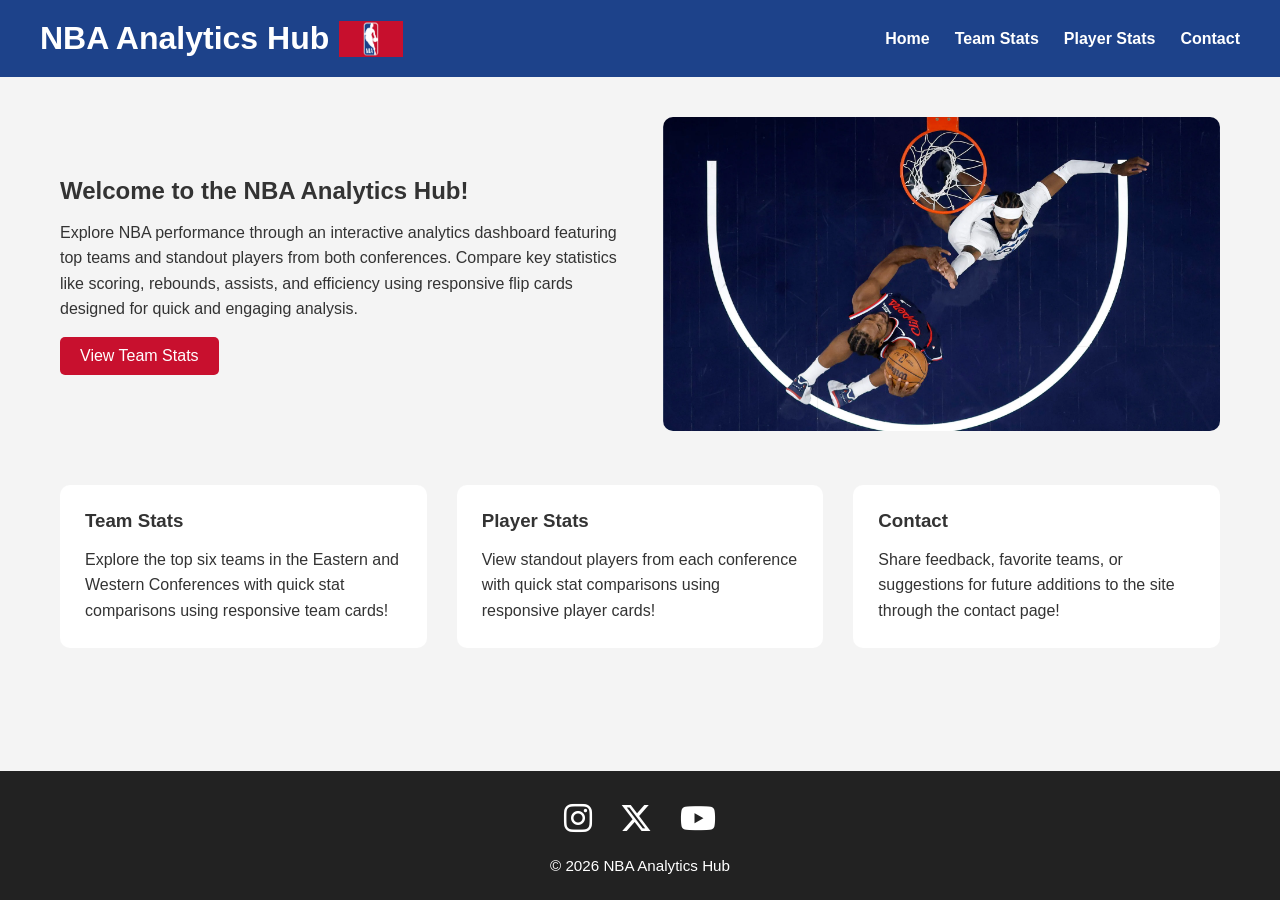
<file: index.html>
<!DOCTYPE html>
<html lang="en">
<head>
    <meta charset="UTF-8">
    <meta name="viewport" content="width=device-width, initial-scale=1.0">
    <title>NBA Analytics Hub</title>
    <link rel="icon" href="images/favicon.ico?v=1">
    <link rel="stylesheet" href="css/styles.css">
    <link rel="stylesheet" href="https://cdnjs.cloudflare.com/ajax/libs/font-awesome/6.5.0/css/all.min.css">
</head>
<body>
    <header>
        <h1 class="site-title">
    NBA Analytics Hub
    <img src="images/nba-logo.png" alt="NBA logo">
        </h1>
        <nav>
            <div class="hamburger">
                <i class="fa-solid fa-bars"></i>
            </div>
            <ul class="nav-links">
                <li><a href="index.html">Home</a></li>
                <li><a href="team-stats.html">Team Stats</a></li>
                <li><a href="players.html">Player Stats</a></li>
                <li><a href="contact.html">Contact</a></li>
            </ul>
        </nav>
    </header>

    <main>
        <section class="hero">
            <div class="hero-text">
                <h2>Welcome to the NBA Analytics Hub!</h2>
                <p>
                    Explore NBA performance through an interactive analytics dashboard featuring top teams 
                    and standout players from both conferences. Compare key statistics like scoring, rebounds, 
                    assists, and efficiency using responsive flip cards designed for quick and engaging analysis.
                </p>
                <a href="team-stats.html" class="cta-button">View Team Stats</a>
            </div>
            <div class="hero-image">
                <img src="images/kawhi-dunk1.png" alt="Kawhi Dunk">
            </div>
        </section>

        <section class="home-overview">
            <div class="info-card">
                <h3>Team Stats</h3>
                <p>
                    Explore the top six teams in the Eastern and Western Conferences with
                    quick stat comparisons using responsive team cards!
                </p>
            </div>

            <div class="info-card">
                <h3>Player Stats</h3>
                <p>
                    View standout players from each conference with 
                    quick stat comparisons using responsive player cards!
                </p>
            </div>

            <div class="info-card">
                <h3>Contact</h3>
                <p>
                    Share feedback, favorite teams, or suggestions for future additions to
                    the site through the contact page!
                </p>
            </div>
        </section>
    </main>

    <footer>
        <div class="social-icons">
            <a href="https://www.instagram.com/nba/" target="_blank"><i class="fa-brands fa-instagram"></i></a>
            <a href="https://twitter.com/NBA" target="_blank"><i class="fa-brands fa-x-twitter"></i></a>
            <a href="https://www.youtube.com/user/NBA" target="_blank"><i class="fa-brands fa-youtube"></i></a>
        </div>
        <p>&copy; 2026 NBA Analytics Hub</p>
    </footer>

    <script src="js/menu.js"></script>
</body>

</html>
</file>
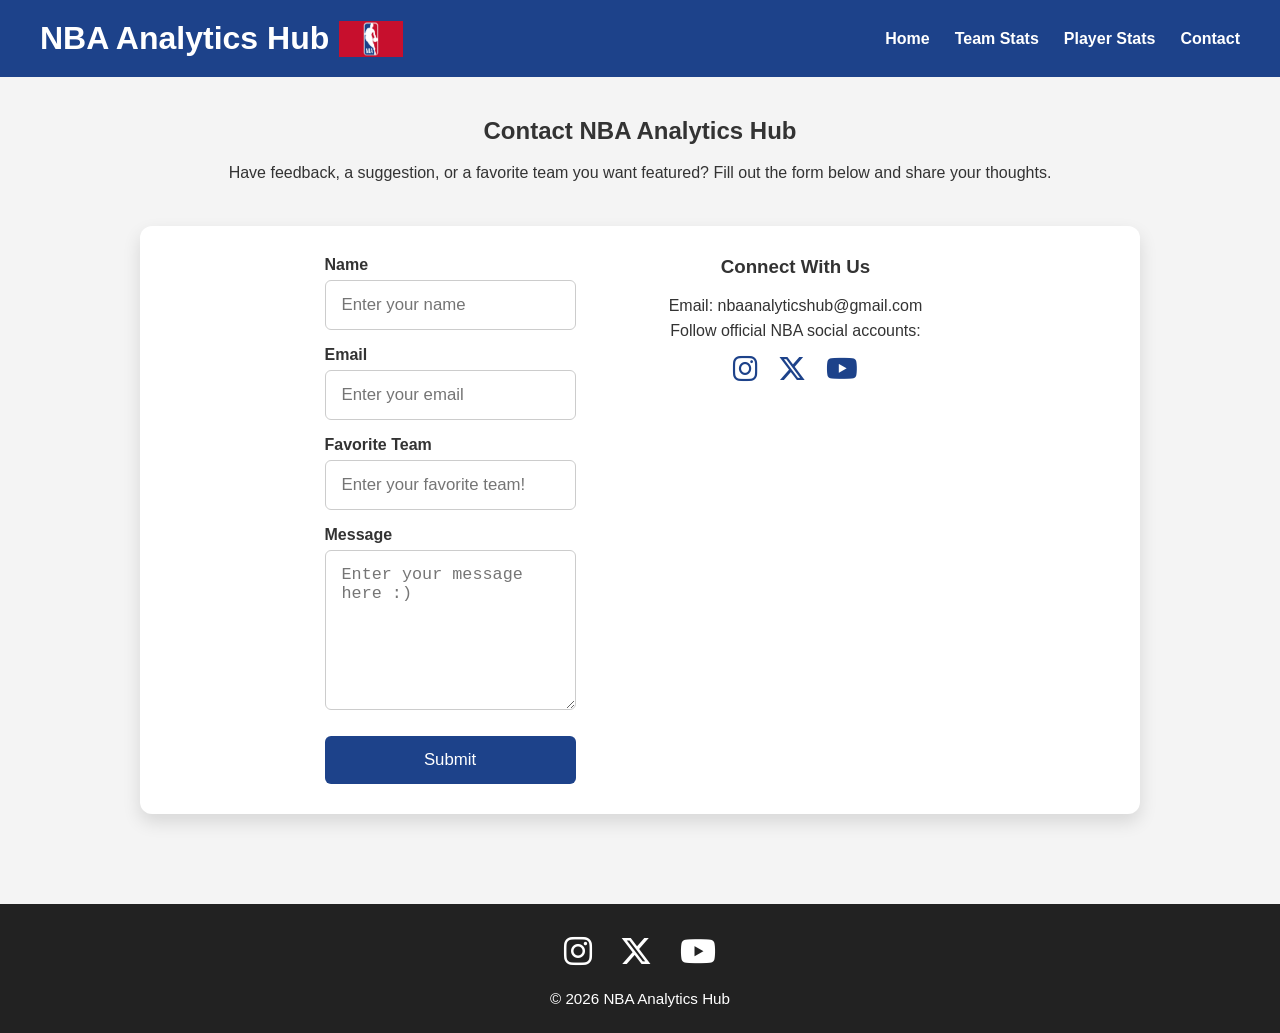
<file: contact.html>
<!DOCTYPE html>
<html lang="en">
<head>
    <meta charset="UTF-8">
    <meta name="viewport" content="width=device-width, initial-scale=1.0">
    <title>Contact | NBA Analytics Hub</title>
    <link rel="icon" href="images/favicon.ico?v=1">
    <link rel="stylesheet" href="css/styles.css">
    <link rel="stylesheet" href="https://cdnjs.cloudflare.com/ajax/libs/font-awesome/6.5.0/css/all.min.css">
</head>
<body>
    <header>
        <h1 class="site-title">
    NBA Analytics Hub
    <img src="images/nba-logo.png" alt="NBA logo">
        </h1>
        <nav>
            <div class="hamburger">
                <i class="fa-solid fa-bars"></i>
            </div>
            <ul class="nav-links">
                <li><a href="index.html">Home</a></li>
                <li><a href="team-stats.html">Team Stats</a></li>
                <li><a href="players.html">Player Stats</a></li>
                <li><a href="contact.html">Contact</a></li>
            </ul>
        </nav>
    </header>

    <main>
        <section class="page-intro">
            <h2>Contact NBA Analytics Hub</h2>
            <p>
                Have feedback, a suggestion, or a favorite team you want featured? Fill out
                the form below and share your thoughts.
            </p>
        </section>

        <section class="contact-section">
            <div class="contact-form-container">
                <form action="#" method="post">
                    <label for="name">Name</label>
                    <input type="text" id="name" name="name" placeholder="Enter your name" required>

                    <label for="email">Email</label>
                    <input type="email" id="email" name="email" placeholder="Enter your email" required>

                    <label for="favorite-team">Favorite Team</label>
                    <input type="text" id="favorite-team" name="favorite-team" placeholder="Enter your favorite team!">

                    <label for="message">Message</label>
                    <textarea id="message" name="message" rows="6" placeholder="Enter your message here :)" required></textarea>

                    <button type="submit">Submit</button>
                </form>
            </div>

            <div class="contact-info">
                <h3>Connect With Us</h3>
                <p>Email: nbaanalyticshub@gmail.com</p>
                <p>Follow official NBA social accounts:</p>
                <div class="social-icons">
                    <a href="https://www.instagram.com/nba/" target="_blank"><i class="fa-brands fa-instagram"></i></a>
                    <a href="https://twitter.com/NBA" target="_blank"><i class="fa-brands fa-x-twitter"></i></a>
                    <a href="https://www.youtube.com/user/NBA" target="_blank"><i class="fa-brands fa-youtube"></i></a>
                </div>
            </div>
        </section>
    </main>

    <footer>
        <div class="social-icons">
            <a href="https://www.instagram.com/nba/" target="_blank"><i class="fa-brands fa-instagram"></i></a>
            <a href="https://twitter.com/NBA" target="_blank"><i class="fa-brands fa-x-twitter"></i></a>
            <a href="https://www.youtube.com/user/NBA" target="_blank"><i class="fa-brands fa-youtube"></i></a>
        </div>
        <p>&copy; 2026 NBA Analytics Hub</p>
    </footer>

    <script src="js/menu.js"></script>
</body>

</html>
</file>
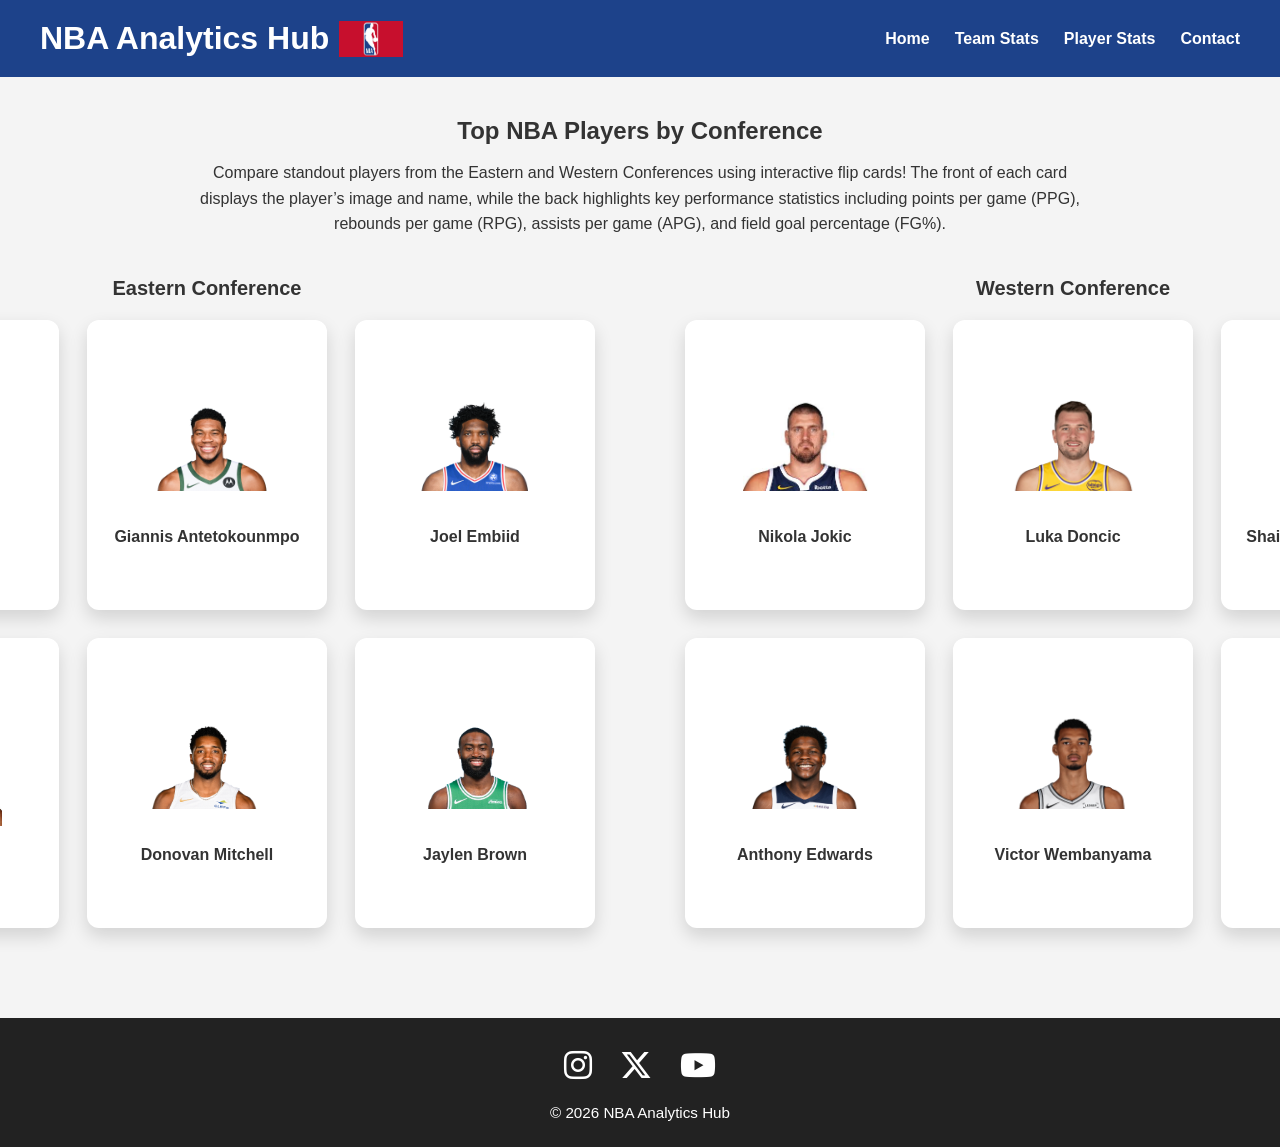
<file: players.html>
<!DOCTYPE html>
<html lang="en">
<head>
    <meta charset="UTF-8">
    <meta name="viewport" content="width=device-width, initial-scale=1.0">
    <title>Player Stats | NBA Analytics Hub</title>
    <link rel="icon" href="images/favicon.ico?v=1">
    <link rel="stylesheet" href="css/styles.css">
    <link rel="stylesheet" href="https://cdnjs.cloudflare.com/ajax/libs/font-awesome/6.5.0/css/all.min.css">
</head>
<body>
    <header>
        <h1 class="site-title">
    NBA Analytics Hub
    <img src="images/nba-logo.png" alt="NBA logo">
        </h1>
        <nav>
            <div class="hamburger">
                <i class="fa-solid fa-bars"></i>
            </div>
            <ul class="nav-links">
                <li><a href="index.html">Home</a></li>
                <li><a href="team-stats.html">Team Stats</a></li>
                <li><a href="players.html">Player Stats</a></li>
                <li><a href="contact.html">Contact</a></li>
            </ul>
        </nav>
    </header>

    <main>
        <section class="page-intro">
            <h2>Top NBA Players by Conference</h2>
            <p>
                Compare standout players from the Eastern and Western Conferences using interactive flip cards!
                The front of each card displays the player’s image and name, while the back highlights key performance statistics including 
                points per game (PPG), rebounds per game (RPG), assists per game (APG), and field goal percentage (FG%).
            </p>
        </section>

        <section class="conference-layout">
            <div class="conference-column">
                <h3>Eastern Conference</h3>
                <div class="card-grid">
                    <div class="flip-card">
                        <div class="flip-card-inner">
                            <div class="flip-card-front">
                                <img src="images/tatum.png" alt="Jayson Tatum">
                                <h4>Jayson Tatum</h4>
                            </div>
                            <div class="flip-card-back">
                                <p>PPG: 19.7</p>
                                <p>RPG: 6.7</p>
                                <p>APG: 3.7</p>
                                <p>FG%: 39.3%</p>
                            </div>
                        </div>
                    </div>

                    <div class="flip-card">
                        <div class="flip-card-inner">
                            <div class="flip-card-front">
                                <img src="images/giannis.png" alt="Giannis Antetokounmpo">
                                <h4>Giannis Antetokounmpo</h4>
                            </div>
                            <div class="flip-card-back">
                                <p>PPG: 27.4</p>
                                <p>RPG: 9.8</p>
                                <p>APG: 5.4</p>
                                <p>FG%: 63.4%</p>
                            </div>
                        </div>
                    </div>

                    <div class="flip-card">
                        <div class="flip-card-inner">
                            <div class="flip-card-front">
                                <img src="images/embid.png" alt="Joel Embiid">
                                <h4>Joel Embiid</h4>
                            </div>
                            <div class="flip-card-back">
                                <p>PPG: 26.6</p>
                                <p>RPG: 7.5</p>
                                <p>APG: 3.9</p>
                                <p>FG%: 49.5%</p>
                            </div>
                        </div>
                    </div>

                    <div class="flip-card">
                        <div class="flip-card-inner">
                            <div class="flip-card-front">
                                <img src="images/jalen-brunson.png" alt="Jalen Brunson">
                                <h4>Jalen Brunson</h4>
                            </div>
                            <div class="flip-card-back">
                                <p>PPG: 26.2</p>
                                <p>RPG: 3.5</p>
                                <p>APG: 6.5</p>
                                <p>FG%: 46.4%</p>
                            </div>
                        </div>
                    </div>

                    <div class="flip-card">
                        <div class="flip-card-inner">
                            <div class="flip-card-front">
                                <img src="images/dm.png" alt="Donovan Mitchell">
                                <h4>Donovan Mitchell</h4>
                            </div>
                            <div class="flip-card-back">
                                <p>PPG: 28.5</p>
                                <p>RPG: 4.5</p>
                                <p>APG: 5.8</p>
                                <p>FG%: 48.0%</p>
                            </div>
                        </div>
                    </div>

                    <div class="flip-card">
                        <div class="flip-card-inner">
                            <div class="flip-card-front">
                                <img src="images/jaylen.png" alt="Jaylen Brown">
                                <h4>Jaylen Brown</h4>
                            </div>
                            <div class="flip-card-back">
                                <p>PPG: 28.3</p>
                                <p>RPG: 7.1</p>
                                <p>APG: 5.1</p>
                                <p>FG%: 48.0%</p>
                            </div>
                        </div>
                    </div>
                </div>
            </div>

            <div class="conference-column">
                <h3>Western Conference</h3>
                <div class="card-grid">
                    <div class="flip-card">
                        <div class="flip-card-inner">
                            <div class="flip-card-front">
                                <img src="images/jokic.jpg" alt="Nikola Jokic">
                                <h4>Nikola Jokic</h4>
                            </div>
                            <div class="flip-card-back">
                                <p>PPG: 28.6</p>
                                <p>RPG: 12.5</p>
                                <p>APG: 10.4</p>
                                <p>FG%: 57.4%</p>
                            </div>
                        </div>
                    </div>

                    <div class="flip-card">
                        <div class="flip-card-inner">
                            <div class="flip-card-front">
                                <img src="images/luka.png" alt="Luka Doncic">
                                <h4>Luka Doncic</h4>
                            </div>
                            <div class="flip-card-back">
                                <p>PPG: 32.5</p>
                                <p>RPG: 7.9</p>
                                <p>APG: 8.5</p>
                                <p>FG%: 47.3%</p>
                            </div>
                        </div>
                    </div>

                    <div class="flip-card">
                        <div class="flip-card-inner">
                            <div class="flip-card-front">
                                <img src="images/sga.jpg" alt="Shai Gilgeous-Alexander">
                                <h4>Shai Gilgeous-Alexander</h4>
                            </div>
                            <div class="flip-card-back">
                                <p>PPG: 31.7</p>
                                <p>RPG: 4.5</p>
                                <p>APG: 6.6</p>
                                <p>FG%: 55.1%</p>
                            </div>
                        </div>
                    </div>

                    <div class="flip-card">
                        <div class="flip-card-inner">
                            <div class="flip-card-front">
                                <img src="images/ant.png" alt="Anthony Edwards">
                                <h4>Anthony Edwards</h4>
                            </div>
                            <div class="flip-card-back">
                                <p>PPG: 29.4</p>
                                <p>RPG: 5.0</p>
                                <p>APG: 3.7</p>
                                <p>FG%: 49.2%</p>
                            </div>
                        </div>
                    </div>

                    <div class="flip-card">
                        <div class="flip-card-inner">
                            <div class="flip-card-front">
                                <img src="images/wemby.png" alt="Victor Wembanyama">
                                <h4>Victor Wembanyama</h4>
                            </div>
                            <div class="flip-card-back">
                                <p>PPG: 20.8</p>
                                <p>RPG: 10.5</p>
                                <p>APG: 3.8</p>
                                <p>FG%: 50.6%</p>
                            </div>
                        </div>
                    </div>

                    <div class="flip-card">
                        <div class="flip-card-inner">
                            <div class="flip-card-front">
                                <img src="images/lebron.png" alt="Lebron James">
                                <h4>LeBron James</h4>
                            </div>
                            <div class="flip-card-back">
                                <p>PPG: 21.4</p>
                                <p>RPG: 5.6</p>
                                <p>APG: 7.0</p>
                                <p>FG%: 50.4%</p>
                            </div>
                        </div>
                    </div>
                </div>
            </div>
        </section>
    </main>

    <footer>
        <div class="social-icons">
            <a href="https://www.instagram.com/nba/" target="_blank"><i class="fa-brands fa-instagram"></i></a>
            <a href="https://twitter.com/NBA" target="_blank"><i class="fa-brands fa-x-twitter"></i></a>
            <a href="https://www.youtube.com/user/NBA" target="_blank"><i class="fa-brands fa-youtube"></i></a>
        </div>
        <p>&copy; 2026 NBA Analytics Hub</p>
    </footer>

    <script src="js/menu.js"></script>
</body>
</html>
</file>
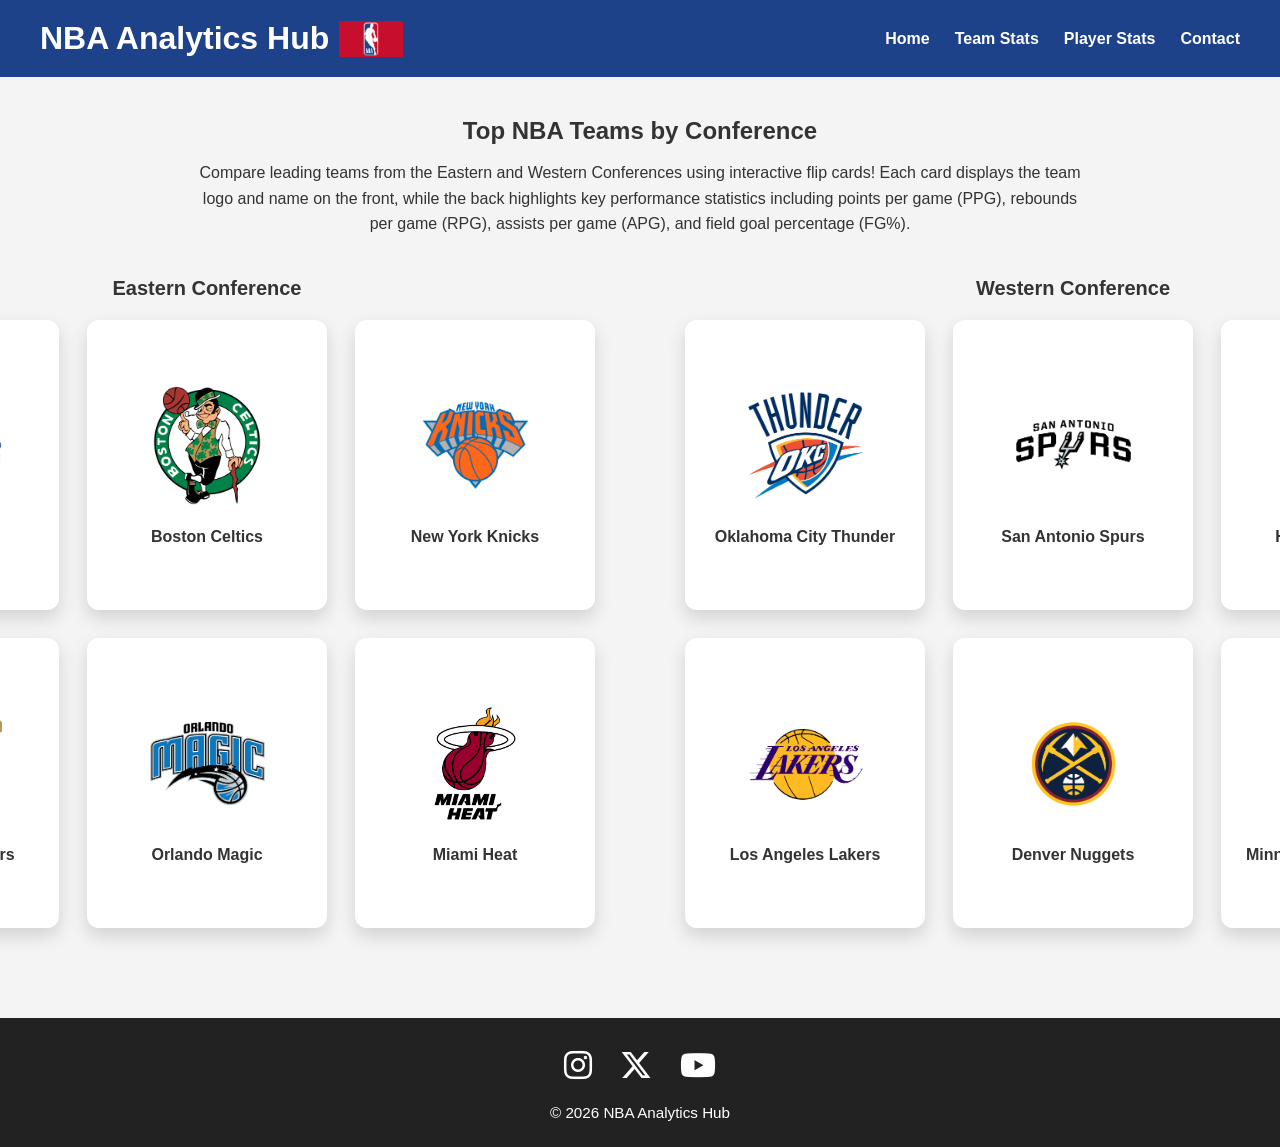
<file: team-stats.html>
<!DOCTYPE html>
<html lang="en">
<head>
    <meta charset="UTF-8">
    <meta name="viewport" content="width=device-width, initial-scale=1.0">
    <title>Team Stats | NBA Analytics Hub</title>
    <link rel="icon" href="images/favicon.ico?v=1">
    <link rel="stylesheet" href="css/styles.css">
    <link rel="stylesheet" href="https://cdnjs.cloudflare.com/ajax/libs/font-awesome/6.5.0/css/all.min.css">
</head>
<body>
    <header>
        <h1 class="site-title">
    NBA Analytics Hub
    <img src="images/nba-logo.png" alt="NBA logo">
        </h1>
        <nav>
            <div class="hamburger">
                <i class="fa-solid fa-bars"></i>
            </div>
            <ul class="nav-links">
                <li><a href="index.html">Home</a></li>
                <li><a href="team-stats.html">Team Stats</a></li>
                <li><a href="players.html">Player Stats</a></li>
                <li><a href="contact.html">Contact</a></li>
            </ul>
        </nav>
    </header>

    <main>
        <section class="page-intro">
            <h2>Top NBA Teams by Conference</h2>
            <p>
                Compare leading teams from the Eastern and Western Conferences using interactive flip cards! Each card displays the team logo and name on the front, while the back highlights key performance statistics including 
                points per game (PPG), rebounds per game (RPG), assists per game (APG), and field goal percentage (FG%).
            </p>
        </section>

        <section class="conference-layout">
            <div class="conference-column">
                <h3>Eastern Conference</h3>
                <div class="card-grid">
                    <div class="flip-card">
                        <div class="flip-card-inner">
                            <div class="flip-card-front">
                                <img src="images/pistons.png" alt="Detroit Pistons logo">
                                <h4>Detroit Pistons</h4>
                            </div>
                            <div class="flip-card-back">
                                <p>PPG: 117.0</p>
                                <p>RPG: 56.4</p>
                                <p>APG: 28.5</p>
                                <p>FG%: 47.4%</p>
                            </div>
                        </div>
                    </div>

                    <div class="flip-card">
                        <div class="flip-card-inner">
                            <div class="flip-card-front">
                                <img src="images/celtics.png" alt="Boston Celtics logo">
                                <h4>Boston Celtics</h4>
                            </div>
                            <div class="flip-card-back">
                                <p>PPG: 114.5</p>
                                <p>RPG: 55.9</p>
                                <p>APG: 27.2</p>
                                <p>FG%: 46.8%</p>
                            </div>
                        </div>
                    </div>

                    <div class="flip-card">
                        <div class="flip-card-inner">
                            <div class="flip-card-front">
                                <img src="images/knicks.png" alt="New York Knicks logo">
                                <h4>New York Knicks</h4>
                            </div>
                            <div class="flip-card-back">
                                <p>PPG: 117.2</p>
                                <p>RPG: 53.2</p>
                                <p>APG: 26.5</p>
                                <p>FG%: 47.1%</p>
                            </div>
                        </div>
                    </div>

                    <div class="flip-card">
                        <div class="flip-card-inner">
                            <div class="flip-card-front">
                                <img src="images/cavs.png" alt="Cleveland Cavaliers logo">
                                <h4>Cleveland Cavaliers</h4>
                            </div>
                            <div class="flip-card-back">
                                <p>PPG: 118.8</p>
                                <p>RPG: 52.8</p>
                                <p>APG: 28.2</p>
                                <p>FG%: 47.5%</p>
                            </div>
                        </div>
                    </div>

                    <div class="flip-card">
                        <div class="flip-card-inner">
                            <div class="flip-card-front">
                                <img src="images/magic.png" alt="Orlando Magic logo">
                                <h4>Orlando Magic</h4>
                            </div>
                            <div class="flip-card-back">
                                <p>PPG: 115.3</p>
                                <p>RPG: 52.0</p>
                                <p>APG: 26.8</p>
                                <p>FG%: 46.4%</p>
                            </div>
                        </div>
                    </div>

                    <div class="flip-card">
                        <div class="flip-card-inner">
                            <div class="flip-card-front">
                                <img src="images/heat.png" alt="Miami Heat logo">
                                <h4>Miami Heat</h4>
                            </div>
                            <div class="flip-card-back">
                                <p>PPG: 115.9</p>
                                <p>RPG: 51.5</p>
                                <p>APG: 27.8</p>
                                <p>FG%: 47.3%</p>
                            </div>
                        </div>
                    </div>
                </div>
            </div>

            <div class="conference-column">
                <h3>Western Conference</h3>
                <div class="card-grid">
                    <div class="flip-card">
                        <div class="flip-card-inner">
                            <div class="flip-card-front">
                                <img src="images/okc.png" alt="Oklahoma City Thunder logo">
                                <h4>Oklahoma City Thunder</h4>
                            </div>
                            <div class="flip-card-back">
                                <p>PPG: 120.6</p>
                                <p>RPG: 54.5</p>
                                <p>APG: 29.2</p>
                                <p>FG%: 48.2%</p>
                            </div>
                        </div>
                    </div>

                    <div class="flip-card">
                        <div class="flip-card-inner">
                            <div class="flip-card-front">
                                <img src="images/spurs.png" alt="San Antonio Spurs logo">
                                <h4>San Antonio Spurs</h4>
                            </div>
                            <div class="flip-card-back">
                                <p>PPG: 118.7</p>
                                <p>RPG: 53.8</p>
                                <p>APG: 28.8</p>
                                <p>FG%: 47.8%</p>
                            </div>
                        </div>
                    </div>

                    <div class="flip-card">
                        <div class="flip-card-inner">
                            <div class="flip-card-front">
                                <img src="images/rockets.png" alt="Houston Rockets logo">
                                <h4>Houston Rockets</h4>
                            </div>
                            <div class="flip-card-back">
                                <p>PPG: 114.2</p>
                                <p>RPG: 58.7</p>
                                <p>APG: 27.5</p>
                                <p>FG%: 46.2%</p>
                            </div>
                        </div>
                    </div>

                    <div class="flip-card">
                        <div class="flip-card-inner">
                            <div class="flip-card-front">
                                <img src="images/lakers.png" alt="Los Angeles Lakers logo">
                                <h4>Los Angeles Lakers</h4>
                            </div>
                            <div class="flip-card-back">
                                <p>PPG: 115.9</p>
                                <p>RPG: 53.5</p>
                                <p>APG: 29.0</p>
                                <p>FG%: 49.8%</p>
                            </div>
                        </div>
                    </div>

                    <div class="flip-card">
                        <div class="flip-card-inner">
                            <div class="flip-card-front">
                                <img src="images/nuggets.png" alt="Denver Nuggets Logo">
                                <h4>Denver Nuggets</h4>
                            </div>
                            <div class="flip-card-back">
                                <p>PPG: 120.4</p>
                                <p>RPG: 54.0</p>
                                <p>APG: 29.5</p>
                                <p>FG%: 49.3%</p>
                            </div>
                        </div>
                    </div>

                    <div class="flip-card">
                        <div class="flip-card-inner">
                            <div class="flip-card-front">
                                <img src="images/timberwolves.png" alt="Minnesota Timberwolves logo">
                                <h4>Minnesota Timberwolves</h4>
                            </div>
                            <div class="flip-card-back">
                                <p>PPG: 118.8</p>
                                <p>RPG: 53.0</p>
                                <p>APG: 28.6</p>
                                <p>FG%: 48.4%</p>
                            </div>
                        </div>
                    </div>
                </div>
            </div>
        </section>
    </main>

    <footer>
        <div class="social-icons">
            <a href="https://www.instagram.com/nba/" target="_blank"><i class="fa-brands fa-instagram"></i></a>
            <a href="https://twitter.com/NBA" target="_blank"><i class="fa-brands fa-x-twitter"></i></a>
            <a href="https://www.youtube.com/user/NBA" target="_blank"><i class="fa-brands fa-youtube"></i></a>
        </div>
        <p>&copy; 2026 NBA Analytics Hub</p>
    </footer>

    <script src="js/menu.js"></script>
</body>
</html>
</file>
<file: css/styles.css>
﻿* {
  margin: 0;
  padding: 0;
  box-sizing: border-box;
}

html,
body {
  height: 100%;
}

body {
  font-family: Arial, Helvetica, sans-serif;
  background: #f4f4f4;
  color: #333;
  min-height: 100vh;
  display: flex;
  flex-direction: column;
}

main {
  padding: 40px 60px;
  flex: 1;
  width: 100%;
  max-width: 1700px;
  margin: 0 auto;
}

h1,
h2,
h3 {
  margin-bottom: 15px;
}

p {
  line-height: 1.6;
}

header {
  background: #1d428a;
  color: white;
  padding: 20px 40px;
  display: flex;
  justify-content: space-between;
  align-items: center;
}

nav {
  display: flex;
  align-items: center;
}

nav .nav-links {
  display: flex;
  list-style: none;
  gap: 25px;
}

nav .nav-links a {
  text-decoration: none;
  color: white;
  font-weight: 600;
}

nav .nav-links a:hover {
  color: #c8102e;
}

.hamburger {
  display: none;
  font-size: 24px;
  cursor: pointer;
}


.hero {
  display: flex;
  justify-content: space-between;
  align-items: center;
  gap: 40px;
  margin-bottom: 50px;
}

.hero img {
  width: 100%;
  border-radius: 10px;
}

.cta-button {
  display: inline-block;
  margin-top: 15px;
  padding: 10px 20px;
  background: #c8102e;
  color: white;
  text-decoration: none;
  border-radius: 5px;
}

.home-overview {
  display: flex;
  gap: 30px;
}

.info-card {
  background: white;
  padding: 25px;
  border-radius: 10px;
  flex: 1;
}

.page-intro {
  text-align: center;
  max-width: 900px;
  margin: 0 auto 40px auto;
}

.conference-layout {
  display: flex;
  justify-content: center;
  align-items: flex-start;
  gap: 90px;
  width: 100%;
}

.conference-column {
  display: flex;
  flex-direction: column;
  align-items: center;
}

.conference-column h3 {
  margin-bottom: 20px;
  font-size: 1.25rem;
}

.card-grid {
  display: grid;
  grid-template-columns: repeat(3, 240px);
  gap: 28px;
  justify-content: center;
}

.flip-card {
  perspective: 1000px;
  width: 240px;
  height: 290px;
  transition: transform 0.2s ease;
}

.flip-card:hover {
  transform: translateY(-6px);
}

.flip-card:hover .flip-card-inner {
  transform: rotateY(180deg);
}

.flip-card-inner {
  position: relative;
  width: 100%;
  height: 100%;
  transform-style: preserve-3d;
  transition: transform 0.6s;
}

.flip-card-front,
.flip-card-back {
  position: absolute;
  width: 100%;
  height: 100%;
  border-radius: 12px;
  background: white;
  box-shadow: 0 8px 18px rgba(0, 0, 0, 0.14);
  display: flex;
  flex-direction: column;
  justify-content: center;
  align-items: center;
  text-align: center;
  padding: 18px;
  backface-visibility: hidden;
}

.flip-card-back {
  transform: rotateY(180deg);
}

.flip-card-front img {
  width: 125px;
  height: 125px;
  object-fit: contain;
  margin-bottom: 14px;
  display: block;
}

.flip-card-front h4 {
  font-size: 1rem;
  margin-top: 6px;
}

.flip-card-back p {
  margin: 5px 0;
  font-size: 1rem;
}

.contact-section {
  display: flex;
  justify-content: center;
  align-items: flex-start;
  gap: 60px;
  max-width: 1000px;
  margin: 40px auto 0 auto;
  width: 100%;
  background: white;
  padding: 30px;
  border-radius: 12px;
  box-shadow: 0 8px 18px rgba(0,0,0,0.12);
}

.contact-section form {
  width: 100%;
  max-width: 420px;
}

.contact-info {
  width: 100%;
  max-width: 320px;
  display: flex;
  flex-direction: column;
  align-items: center;
  text-align: center;
}

form {
  display: flex;
  flex-direction: column;
}

form label {
  margin-bottom: 6px;
  font-weight: 600;
}

form input,
form textarea {
  width: 100%;
  padding: 14px 16px;
  margin-bottom: 16px;
  border: 1px solid #ccc;
  border-radius: 6px;
  font-size: 1.05rem;
}

form textarea {
  min-height: 160px;
  resize: vertical;
}

form button {
  margin-top: 10px;
  padding: 14px;
  background: #1d428a;
  color: white;
  border: none;
  border-radius: 6px;
  font-size: 1.05rem;
  cursor: pointer;
}

form button:hover {
  background: #c8102e;
}

.contact-info .social-icons {
  margin-top: 10px;
  display: flex;
  justify-content: center;
  gap: 20px;
}

.contact-info .social-icons a {
  color: #1d428a;
  font-size: 28px;
}

.contact-info .social-icons a:hover {
  color: #c8102e;
}

footer {
  margin-top: 50px;
  background: #222;
  color: white;
  text-align: center;
  padding: 30px 20px 22px;
}

.social-icons {
  display: flex;
  justify-content: center;
  align-items: center;
  gap: 28px;
  margin-bottom: 16px;
}

.social-icons a {
  color: white;
  font-size: 32px;
  transition: color 0.2s ease, transform 0.2s ease;
}

.social-icons a:hover {
  color: #c8102e;
  transform: translateY(-3px);
}

footer p {
  margin: 0;
  font-size: 0.95rem;
}

@media (max-width: 1100px) {

  .conference-layout {
    flex-direction: column;
    align-items: center;
    gap: 50px;
  }

}

@media (max-width: 768px) {

  main {
    padding: 30px 20px;
  }

  .hero {
    flex-direction: column;
  }

  .home-overview {
    flex-direction: column;
  }

  .card-grid {
    grid-template-columns: repeat(2, 220px);
    gap: 20px;
  }

  .flip-card {
    width: 220px;
    height: 270px;
  }

  .flip-card-front img {
    width: 110px;
    height: 110px;
  }

  .contact-section {
    flex-direction: column;
    align-items: center;
    gap: 30px;
    padding: 24px;
  }

  .contact-section form,
  .contact-info {
    max-width: 500px;
    width: 100%;
  }

  .nav-links {
    display: none;
    flex-direction: column;
    position: absolute;
    right: 20px;
    top: 70px;
    background: #1d428a;
    padding: 20px;
    border-radius: 8px;
    width: 200px;
  }

  .nav-links.active {
    display: flex;
  }

  .hamburger {
    display: block;
    color: white;
  }

  .social-icons a {
    font-size: 28px;
  }
}
.site-title {
display:flex;
align-items:center;
gap:10px;
margin:0;
}

.site-title img{
height:36px;
width:auto;
display:block;
}
</file>
